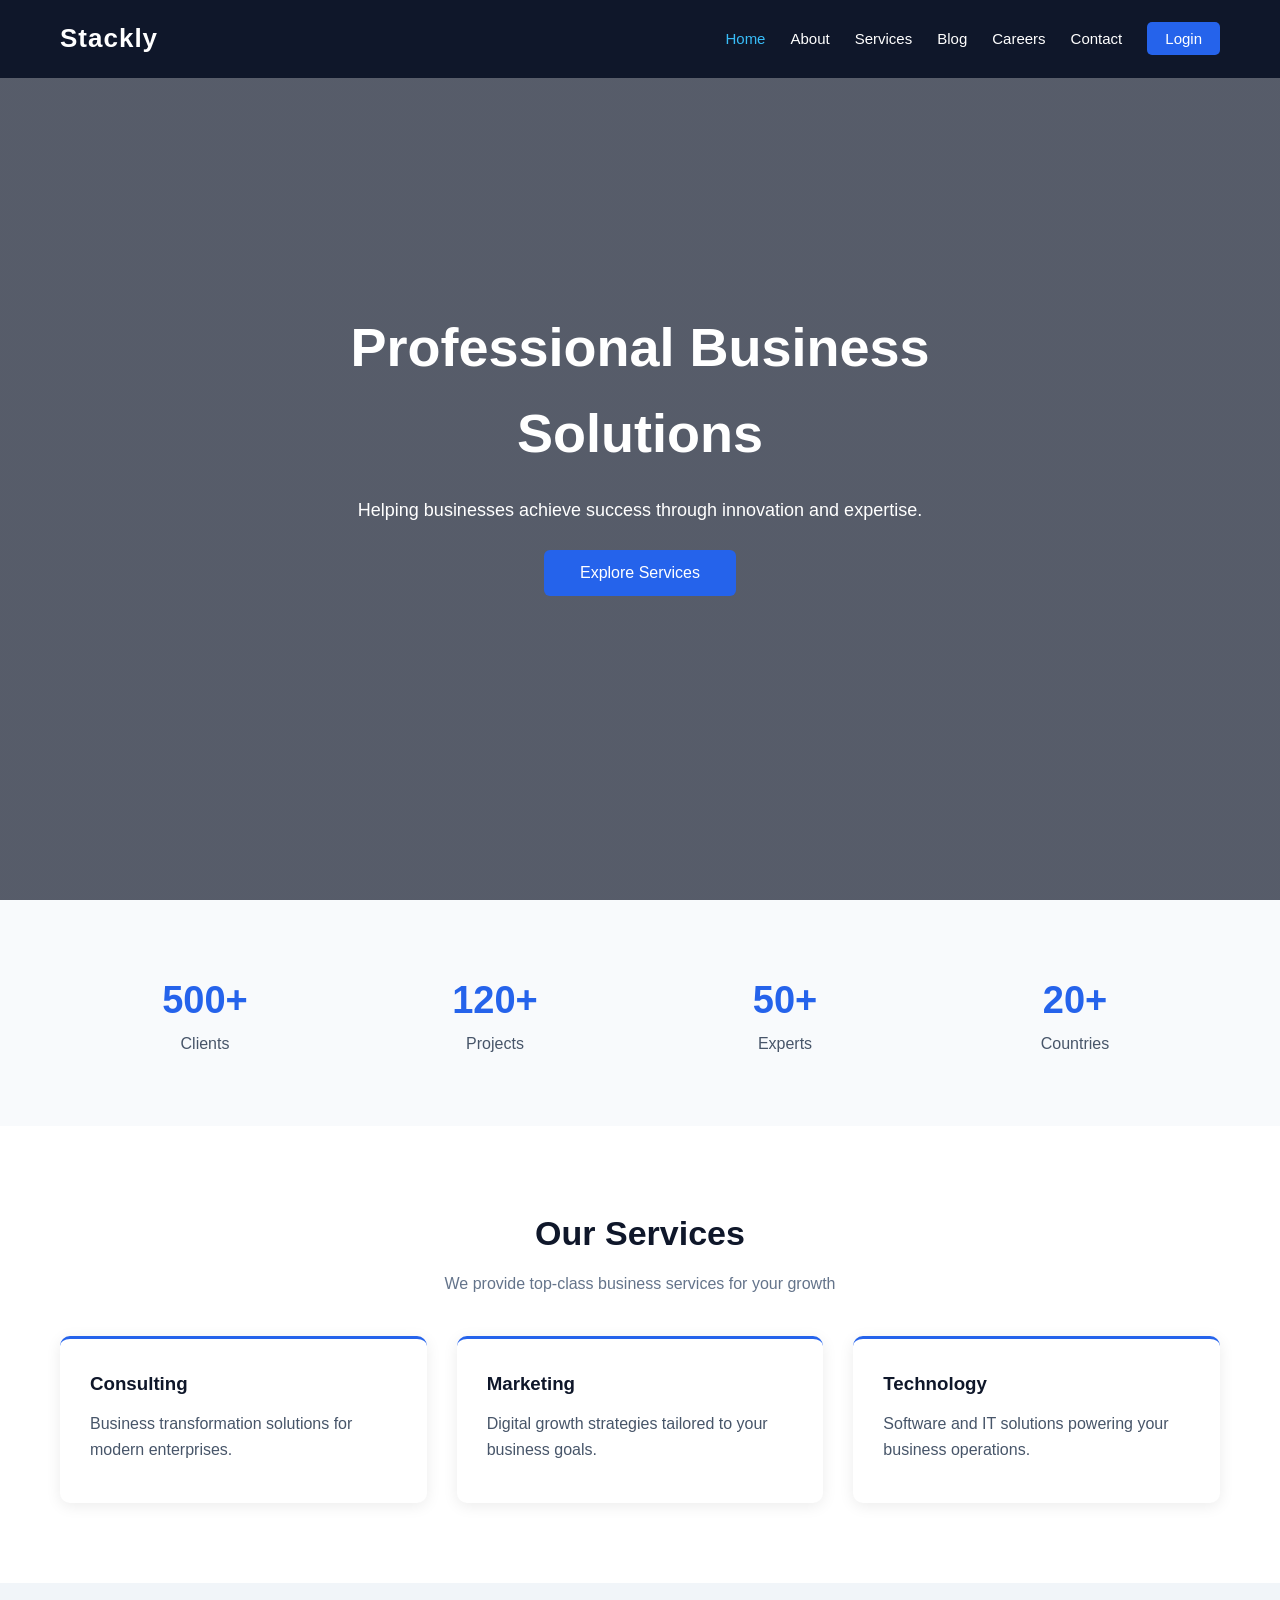
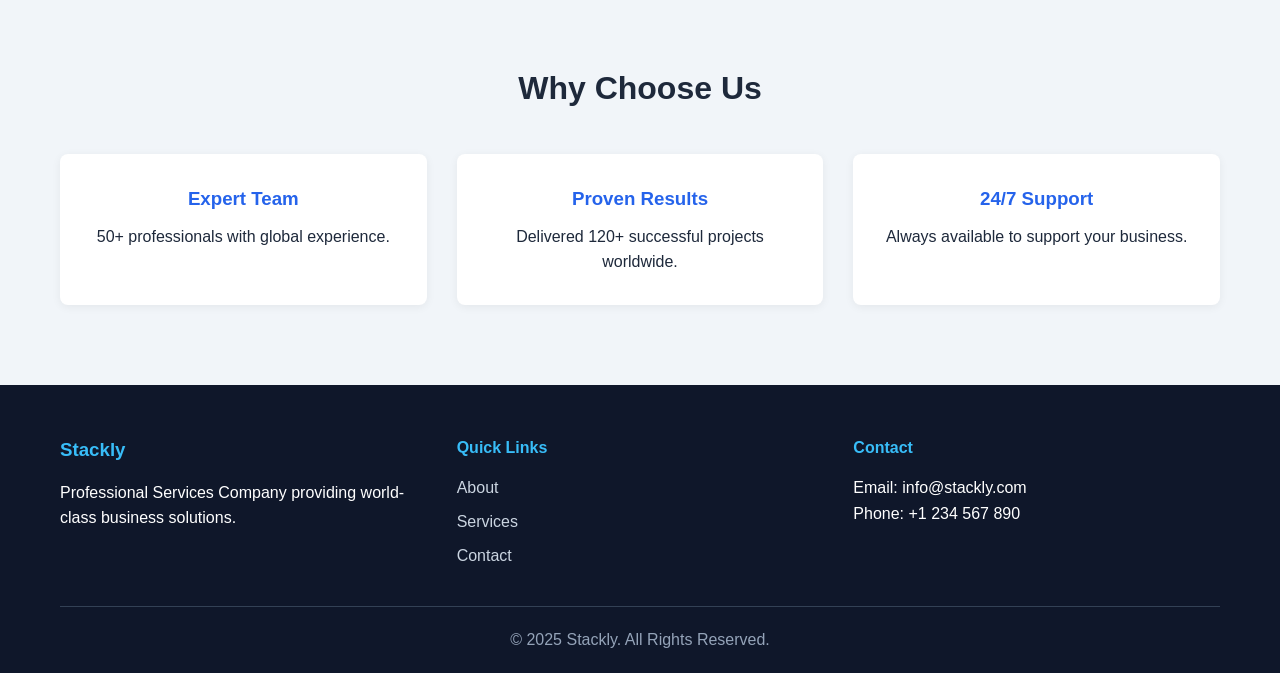
<file: index.html>
<!DOCTYPE html>
<html lang="en">
<head>
<meta charset="UTF-8">
<meta name="viewport" content="width=device-width, initial-scale=1.0">
<title>Stackly - Professional Business Solutions</title>
<link rel="stylesheet" href="./index.css">
</head>
<body>

<!-- Header -->
<header>
  <nav>
    <div class="logo">Stackly</div>
    <input type="checkbox" id="menu-toggle">
    <label for="menu-toggle" class="menu-icon">&#9776;</label>
    <ul>
      <li><a href="index.html" class="active">Home</a></li>
      <li><a href="about.html">About</a></li>
      <li><a href="services.html">Services</a></li>
      <li><a href="blog.html">Blog</a></li>
      <li><a href="careers.html">Careers</a></li>
      <li><a href="contact.html">Contact</a></li>
      <li><a href="login.html" class="login-btn">Login</a></li>
    </ul>
  </nav>
</header>

<!-- Hero Section -->
<section class="hero">
  <div class="overlay"></div>
  <div class="hero-content">
    <h1>Professional Business Solutions</h1>
    <p>Helping businesses achieve success through innovation and expertise.</p>
    <a href="services.html"><button>Explore Services</button></a>
  </div>
</section>

<!-- Stats -->
<section class="stats">
  <div><h2>500+</h2><p>Clients</p></div>
  <div><h2>120+</h2><p>Projects</p></div>
  <div><h2>50+</h2><p>Experts</p></div>
  <div><h2>20+</h2><p>Countries</p></div>
</section>

<!-- Services Preview -->
<section class="services">
  <h2>Our Services</h2>
  <p class="section-sub">We provide top-class business services for your growth</p>
  <div class="service-grid">
    <div class="card">
      <h3>Consulting</h3>
      <p>Business transformation solutions for modern enterprises.</p>
    </div>
    <div class="card">
      <h3>Marketing</h3>
      <p>Digital growth strategies tailored to your business goals.</p>
    </div>
    <div class="card">
      <h3>Technology</h3>
      <p>Software and IT solutions powering your business operations.</p>
    </div>
  </div>
</section>

<!-- Why Choose Us -->
<section class="why-us">
  <h2>Why Choose Us</h2>
  <div class="why-grid">
    <div class="why-card">
      <h3>Expert Team</h3>
      <p>50+ professionals with global experience.</p>
    </div>
    <div class="why-card">
      <h3>Proven Results</h3>
      <p>Delivered 120+ successful projects worldwide.</p>
    </div>
    <div class="why-card">
      <h3>24/7 Support</h3>
      <p>Always available to support your business.</p>
    </div>
  </div>
</section>
<script src="./login.js"></script>

<!-- Footer -->
<footer>
  <div class="footer-grid">
    <div>
      <h3>Stackly</h3>
      <p>Professional Services Company providing world-class business solutions.</p>
    </div>
    <div>
      <h4>Quick Links</h4>
      <ul>
        <li><a href="about.html">About</a></li>
        <li><a href="services.html">Services</a></li>
        <li><a href="contact.html">Contact</a></li>
      </ul>
    </div>
    <div>
      <h4>Contact</h4>
      <p>Email: info@stackly.com</p>
      <p>Phone: +1 234 567 890</p>
    </div>
  </div>
  <p class="copyright">© 2025 Stackly. All Rights Reserved.</p>
</footer>

</body>
</html>
</file>
<file: index.css>
/* ===== Reset ===== */
* {
  margin: 0;
  padding: 0;
  box-sizing: border-box;
  font-family: 'Segoe UI', Arial, sans-serif;
}

body {
  background: #fff;
  color: #1e293b;
  line-height: 1.6;
}

/* ===== Navbar ===== */
header {
  position: fixed;
  width: 100%;
  top: 0;
  z-index: 1000;
}

nav {
  display: flex;
  justify-content: space-between;
  align-items: center;
  padding: 18px 60px;
  background: #0f172a;
}

.logo {
  color: #fff;
  font-size: 26px;
  font-weight: bold;
  letter-spacing: 1px;
}

nav ul {
  display: flex;
  gap: 25px;
  list-style: none;
}

nav a {
  color: #fff;
  text-decoration: none;
  font-size: 15px;
  transition: color 0.3s;
}

nav a:hover,
nav a.active {
  color: #38bdf8;
}

.login-btn {
  background: #2563eb;
  padding: 8px 18px;
  border-radius: 5px;
}

.login-btn:hover {
  background: #1e40af;
  color: #fff !important;
}

#menu-toggle,
.menu-icon {
  display: none;
}

/* ===== Hero ===== */
.hero {
  height: 100vh;
  background: linear-gradient(rgba(15,23,42,0.7), rgba(15,23,42,0.7)),
              url("https://images.unsplash.com/photo-1497366216548-37526070297c?w=1600") center/cover;
  display: flex;
  justify-content: center;
  align-items: center;
  text-align: center;
  color: #fff;
  padding: 0 20px;
}

.hero-content {
  max-width: 750px;
  animation: fadeUp 1s ease;
}

.hero h1 {
  font-size: 54px;
  margin-bottom: 20px;
}

.hero p {
  font-size: 18px;
  margin-bottom: 25px;
}

.hero button {
  padding: 14px 36px;
  background: #2563eb;
  color: #fff;
  border: none;
  border-radius: 6px;
  font-size: 16px;
  cursor: pointer;
  transition: background 0.3s;
}

.hero button:hover {
  background: #1e40af;
}

@keyframes fadeUp {
  from { opacity: 0; transform: translateY(20px); }
  to { opacity: 1; transform: translateY(0); }
}

/* ===== Page Header ===== */
.page-header {
  background: #1e293b;
  color: #fff;
  text-align: center;
  padding: 140px 20px 60px;
}

.page-header h1 {
  font-size: 42px;
  margin-bottom: 10px;
}

/* ===== Stats ===== */
.stats {
  display: grid;
  grid-template-columns: repeat(4, 1fr);
  padding: 70px 60px;
  text-align: center;
  background: #f8fafc;
}

.stats h2 {
  font-size: 38px;
  color: #2563eb;
}

.stats p {
  color: #475569;
}

/* ===== Services ===== */
.services,
.services-full,
.blog-section,
.careers-section {
  padding: 80px 60px;
}

.services h2,
.careers-section h2 {
  text-align: center;
  font-size: 34px;
  margin-bottom: 10px;
  color: #0f172a;
}

.section-sub {
  text-align: center;
  color: #64748b;
  margin-bottom: 40px;
}

.service-grid {
  display: grid;
  grid-template-columns: repeat(3, 1fr);
  gap: 30px;
}

.card {
  padding: 30px;
  background: #fff;
  border-radius: 10px;
  box-shadow: 0 3px 15px rgba(0,0,0,0.08);
  border-top: 3px solid #2563eb;
  transition: transform 0.3s;
}

.card:hover {
  transform: translateY(-6px);
}

.card h3 {
  color: #0f172a;
  margin-bottom: 12px;
}

.card p {
  color: #475569;
  margin-bottom: 10px;
}

.card a {
  color: #2563eb;
  text-decoration: none;
  font-weight: bold;
}

.card button {
  margin-top: 10px;
  padding: 8px 18px;
  background: #2563eb;
  color: #fff;
  border: none;
  border-radius: 5px;
  cursor: pointer;
}

.card button:hover {
  background: #1e40af;
}

/* ===== Why Us ===== */
.why-us {
  background: #f1f5f9;
  padding: 80px 60px;
  text-align: center;
}

.why-us h2 {
  font-size: 32px;
  margin-bottom: 40px;
}

.why-grid {
  display: grid;
  grid-template-columns: repeat(3, 1fr);
  gap: 30px;
}

.why-card {
  background: #fff;
  padding: 30px;
  border-radius: 8px;
  box-shadow: 0 2px 10px rgba(0,0,0,0.06);
}

.why-card h3 {
  color: #2563eb;
  margin-bottom: 10px;
}

/* ===== About ===== */
.about-section {
  padding: 80px 60px;
}

.about-grid {
  display: grid;
  grid-template-columns: 1fr 1fr;
  gap: 40px;
  align-items: center;
}

.about-text h2 {
  font-size: 32px;
  margin-bottom: 15px;
  color: #0f172a;
}

.about-text p {
  margin-bottom: 15px;
  color: #475569;
}

.img-box {
  background: #2563eb;
  color: #fff;
  height: 300px;
  display: flex;
  align-items: center;
  justify-content: center;
  font-size: 28px;
  border-radius: 10px;
}

.mission-vision {
  display: grid;
  grid-template-columns: repeat(3, 1fr);
  gap: 30px;
  padding: 60px;
  background: #f8fafc;
}

.mv-card {
  background: #fff;
  padding: 30px;
  border-radius: 8px;
  box-shadow: 0 2px 10px rgba(0,0,0,0.06);
  text-align: center;
}

.mv-card h3 {
  color: #2563eb;
  margin-bottom: 10px;
}

/* ===== Contact ===== */
.contact-section {
  padding: 80px 60px;
}

.contact-grid {
  display: grid;
  grid-template-columns: 1fr 1fr;
  gap: 40px;
}

.contact-info h2 {
  font-size: 28px;
  margin-bottom: 20px;
  color: #0f172a;
}

.contact-info p {
  margin-bottom: 12px;
  color: #475569;
}

.contact-form {
  display: flex;
  flex-direction: column;
  gap: 15px;
}

.contact-form input,
.contact-form textarea {
  padding: 12px;
  border: 1px solid #cbd5e1;
  border-radius: 5px;
  font-size: 15px;
  font-family: inherit;
}

.contact-form input:focus,
.contact-form textarea:focus {
  outline: none;
  border-color: #2563eb;
}

.contact-form button {
  padding: 12px;
  background: #2563eb;
  color: #fff;
  border: none;
  border-radius: 5px;
  cursor: pointer;
  font-size: 16px;
}

.contact-form button:hover {
  background: #1e40af;
}

/* ===== Footer ===== */
footer {
  background: #0f172a;
  color: #fff;
  padding: 50px 60px 20px;
}

.footer-grid {
  display: grid;
  grid-template-columns: repeat(3, 1fr);
  gap: 30px;
  margin-bottom: 30px;
}

footer h3, footer h4 {
  margin-bottom: 15px;
  color: #38bdf8;
}

footer ul {
  list-style: none;
}

footer ul li {
  margin-bottom: 8px;
}

footer a {
  color: #cbd5e1;
  text-decoration: none;
}

footer a:hover {
  color: #38bdf8;
}

.copyright {
  text-align: center;
  border-top: 1px solid #334155;
  padding-top: 20px;
  color: #94a3b8;
}

/* ===== Responsive ===== */
@media (max-width: 900px) {
  nav { padding: 15px 25px; }
  
  .menu-icon {
    display: block;
    color: #fff;
    font-size: 28px;
    cursor: pointer;
  }
  
  nav ul {
    display: none;
    position: absolute;
    top: 65px;
    left: 0;
    width: 100%;
    background: #0f172a;
    flex-direction: column;
    padding: 20px;
  }
  
  #menu-toggle:checked ~ ul {
    display: flex;
  }
  
  .hero h1 { font-size: 36px; }
  .hero p { font-size: 16px; }
  
  .stats,
  .service-grid,
  .why-grid,
  .mission-vision,
  .about-grid,
  .contact-grid,
  .footer-grid {
    grid-template-columns: 1fr;
  }
  
  .services,
  .services-full,
  .about-section,
  .contact-section,
  .why-us,
  .blog-section,
  .careers-section,
  .mission-vision,
  footer {
    padding: 50px 25px;
  }
  
  .stats { padding: 40px 25px; }
}

@media (max-width: 500px) {
  .hero h1 { font-size: 28px; }
  .page-header h1 { font-size: 30px; }
}
</file>
